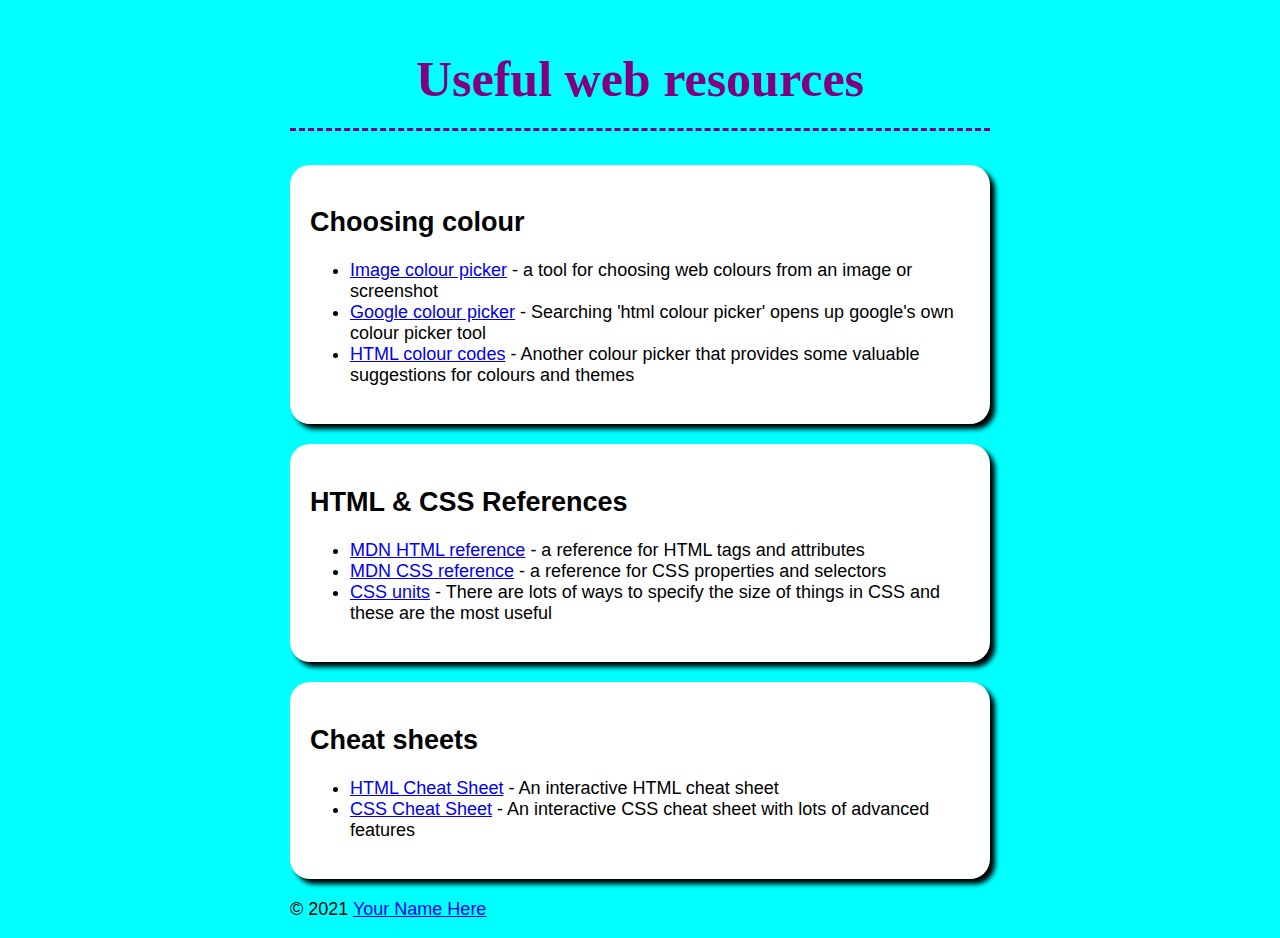
<file: CUADIG413/color exercise/color exercise/index.html>
<!DOCTYPE html>
<html lang="en">
<head>
    <meta charset="UTF-8">
    <link rel="stylesheet" href="css/styles.css">
    <title>Useful web resources</title>
</head>

<body>

    <header>
        <h1>Useful web resources</h1>
    </header>

    <main>
        <section>
            <h2>Choosing colour</h2>
            <ul>
                <li>
                    <a href="https://imagecolorpicker.com/">Image colour picker</a> - a tool for choosing web colours from an image or screenshot
                </li>
                <li>
                    <a href="https://www.google.com/search?q=html+colour+picker">Google colour picker</a> - Searching 'html colour picker' opens up google's own colour picker tool
                </li>
                <li>
                    <a href="https://htmlcolorcodes.com/">HTML colour codes</a> - Another colour picker that provides some valuable suggestions for colours and themes
                </li>
            </ul>
        </section>

        <section>
            <h2>HTML & CSS References</h2>
            <ul>
                <li>
                    <a href="https://developer.mozilla.org/en-US/docs/Web/HTML">MDN HTML reference</a> - a reference for HTML tags and attributes
                </li>
                <li>
                    <a href="https://developer.mozilla.org/en-US/docs/Web/CSS">MDN CSS reference</a> - a reference for CSS properties and selectors
                </li>
                <li>
                    <a href="https://www.w3schools.com/cssref/css_units.asp">CSS units</a> - There are lots of ways to specify the size of things in CSS and these are the most useful
                </li>
            </ul>
        </section>

        <section>
            <h2>Cheat sheets</h2>
            <ul>

                <li>
                    <a href="https://htmlcheatsheet.com/">HTML Cheat Sheet</a> - An interactive HTML cheat sheet
                </li>
                <li>
                    <a href="https://htmlcheatsheet.com/css/">CSS Cheat Sheet</a> - An interactive CSS cheat sheet with lots of advanced features
                </li>
            </ul>
        </section>
    </main>

    <footer>
        <p>&copy; 2021 <a href="mailto:your@email.com">Your Name Here</a></p>
    </footer>
    
</body>
</html>
</file>
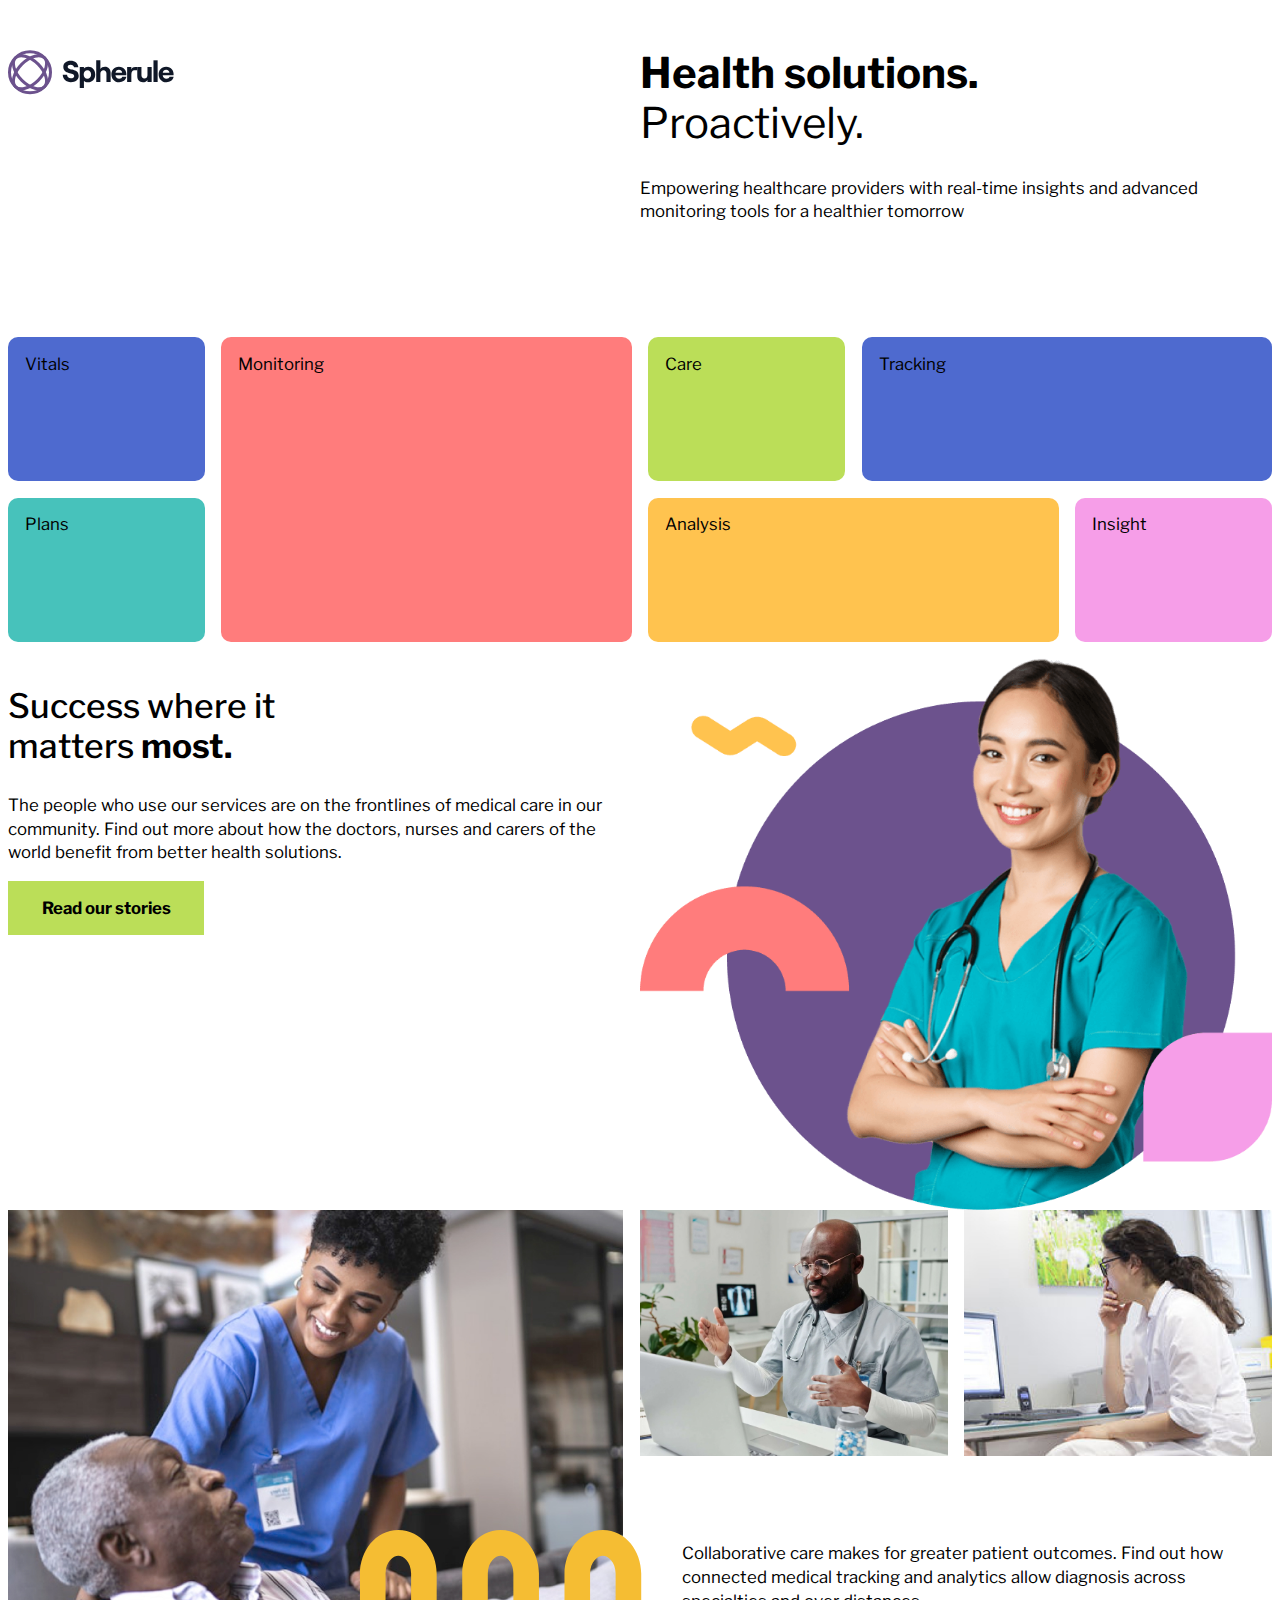
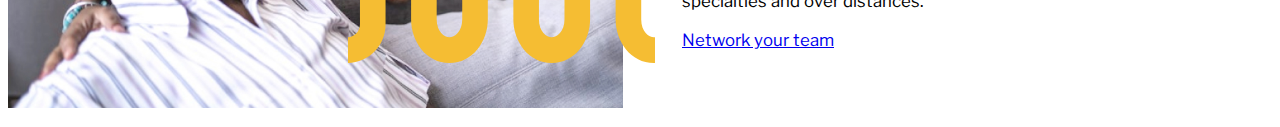
<file: CUADIG413/Intro_to_CSS_Grid/4 - Activity 3-Spherule_Start/index.html>
<!DOCTYPE html>
<html lang="en">
<head>
    <meta charset="UTF-8">
    <meta name="viewport" content="width=device-width, initial-scale=1.0">
    <title>Spherule Medical Devices</title>

    <link rel="stylesheet" href="style.css">

    <!-- ---google fonts--- -->
    <link rel="preconnect" href="https://fonts.googleapis.com">
    <link rel="preconnect" href="https://fonts.gstatic.com" crossorigin>
    <link href="https://fonts.googleapis.com/css2?family=Inconsolata:wght@200..900&family=Libre+Franklin:ital,wght@0,100..900;1,100..900&display=swap" rel="stylesheet">
    <!-- end google fonts -->


</head>
<body>
    <main>

        <!-- ---intro section--- -->

        <section id="intro">
            <img src="images/logo.svg" alt="Spherule" title="Spherule">
            <div>
                <hgroup>
                    <h1>Health solutions. <em>Proactively.</em></h1>
                </hgroup>
                <p>Empowering healthcare providers with real-time insights and advanced monitoring tools for a healthier tomorrow</p>
            </div>
        </section>

        <!-- ---Services Grid--- -->
        <section id="services">
            <ul class="services-grid">
                <li class="vitals">Vitals</li>
                <li class="plans">Plans</li>
                <li class="monitoring">Monitoring</li>
                <li class="care">Care</li>
                <li class="analysis">Analysis</li>
                <li class="tracking">Tracking</li>
                <li class="insight">Insight</li>
            </ul>

        </section>

        <!-- ---Stories section--- -->
        <section id="stories">
            
            <div>
                <h2>Success where it matters <strong>most.</strong></h2>
                <p>The people who use our services are on the frontlines of medical care in our community. Find out more about how the doctors, nurses and carers of the world benefit from better health solutions.</p>
                <a class="button cta-button" href="https://www.spherule.com.au/services">Read our stories</a>
            </div>

            <img src="images/medical-professional.png" alt="Medical professional">

        </section>
            
        <!-- ---Network your team section--- -->
        <section id="network">
            <img src="images/patient-carer.jpg" alt="A patient and his carer">
            <img src="images/gp.jpg" alt="A medical professional in his office speaking over internet call">
            <img src="images/remote-consultant.jpg" alt="A medical professional in her practise examining information on a computer screen">
            <img src="images/wave.svg">
            <div>
                <p>Collaborative care makes for greater patient outcomes. Find out how connected medical tracking and analytics allow diagnosis across specialties and over distances.</p>
                <a href="https://www.spherule.com.au/collaboration">Network your team</a>
            </div>
        </section>
        
    </main>
</body>
</html>
</file>
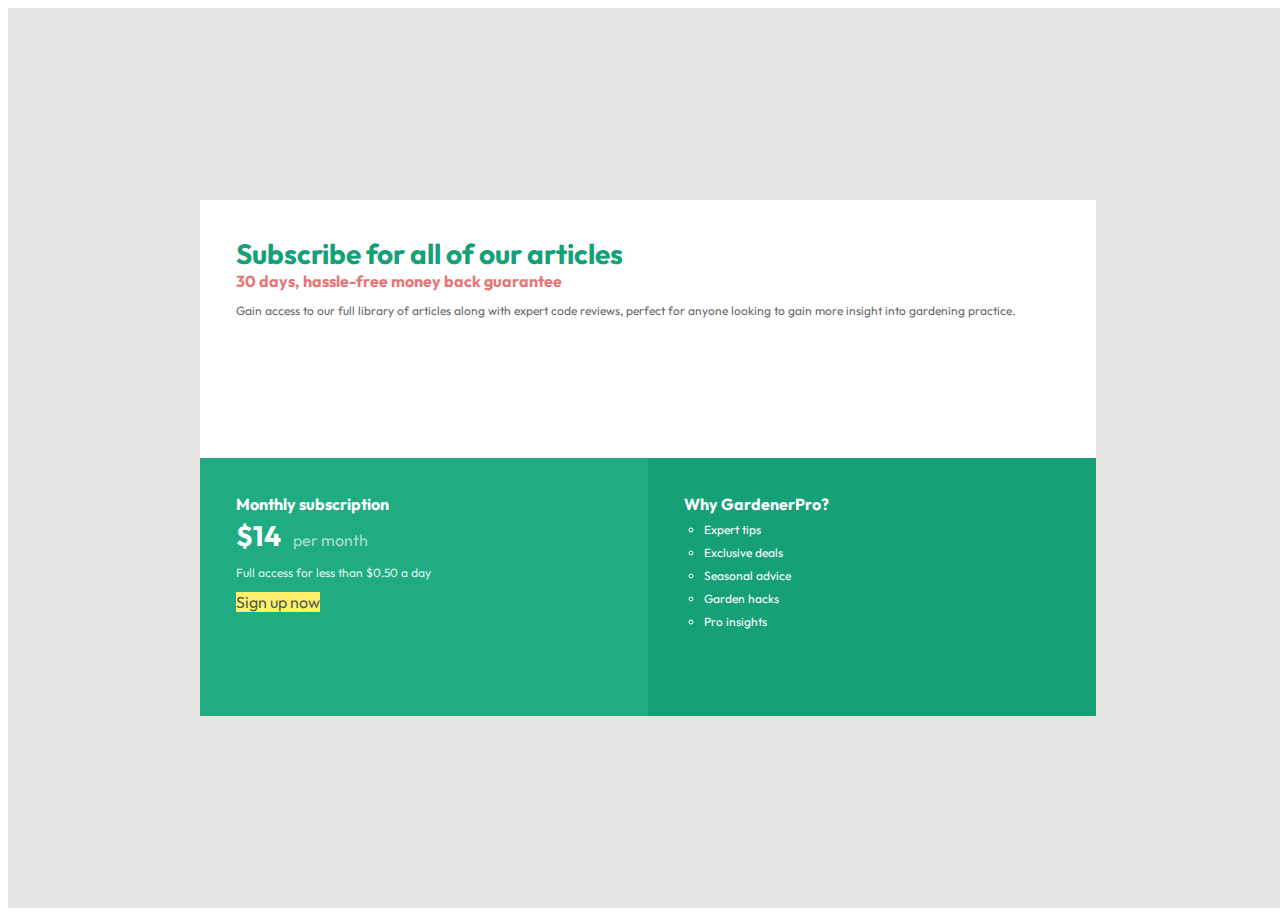
<file: CUADIG413/Intro_to_CSS_Grid/Subscription_Grid_Exercise/index.html>
<!DOCTYPE html>
<html lang="en">
<head>
  <meta charset="UTF-8">
  <meta name="viewport" content="width=device-width, initial-scale=1.0">
  <link rel="preconnect" href="https://fonts.googleapis.com">
  <link rel="preconnect" href="https://fonts.gstatic.com" crossorigin>
  <link href="https://fonts.googleapis.com/css2?family=Outfit:wght@100..900&display=swap" rel="stylesheet">
  <link rel="stylesheet" href="styles.css" />
  <title>Subscribe</title>
</head>

<body>
  <article>
    <section id="introduction"> 
      <h1>Subscribe for all of our articles</h1> 
      <h2>30 days, hassle-free money back guarantee</h2> 
      <p>Gain access to our full library of articles along with expert code reviews, perfect for anyone looking to gain more insight into gardening practice.</p>
    </section> 
      
    <section id="subscribe"> 
      <h2>Monthly subscription</h2> 
      <div> 
        <strong>$14</strong><span>per month</span> 
      </div> 
      <p>Full access for less than $0.50 a day</p> 
      <a href="signup.html">Sign up now</a>       
    </section> 

    <section id="why"> 
      <h2>Why GardenerPro?</h2> 
      <ul> 
        <li>Expert tips</li> 
        <li>Exclusive deals</li> 
        <li>Seasonal advice</li> 
        <li>Garden hacks</li> 
        <li>Pro insights</li> 
      </ul> 
    </section>

  </article>
</body>
</html>
</file>
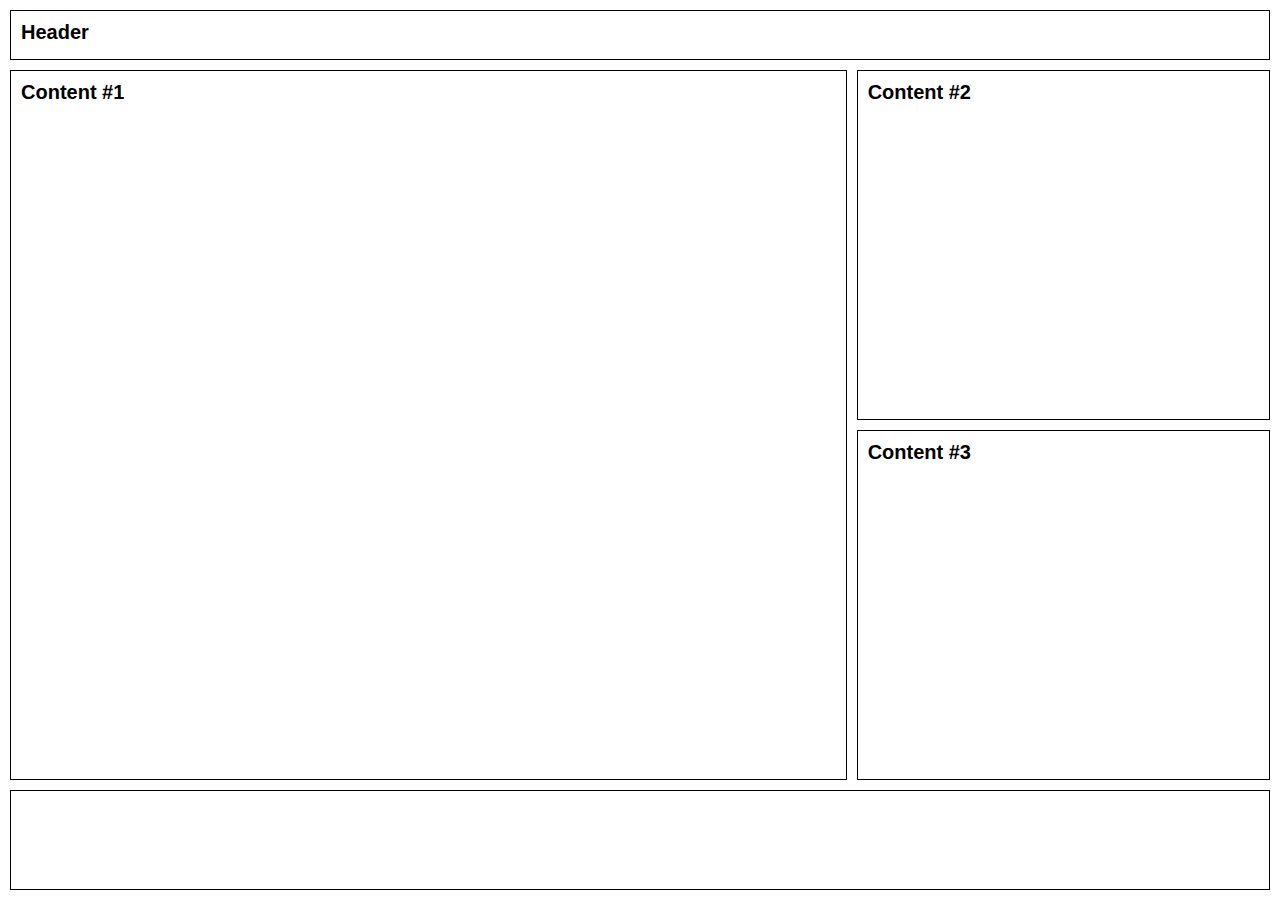
<file: CUADIG413/Intro_to_CSS_Grid/grid_exercise.html>
<!DOCTYPE html>
<html lang="en">
<head>
  <meta charset="UTF-8">
  <meta name="viewport" content="width=device-width, initial-scale=1.0">
  <title>Document</title>

  <style>
    body {
      margin: 0;
    }

    .container {
      width: 100vw;
      height: 100vh;
      font-family: "Quicksand", sans-serif;
      font-weight: bold;
      font-size: 20px;
      display: grid;
      grid-template-columns: repeat(3, 1fr);
      grid-template-rows: 50px 1fr 1fr 100px;
      grid-gap: 10px;
      padding: 10px;
      box-sizing: border-box;
    }

    .container > * {
      padding: 10px;
      border: 1px solid #000000;
    }

    header {
      grid-column-start: 1;
      grid-column-end: 4;
    }

    .content-large {
      grid-row-start: 2;
      grid-row-end: span 2;
      grid-column-start: 1;
      grid-column-end: 3;
    }

    footer {
      grid-column: 1 / span 3;
    }

  </style>

</head>

<body>
  <article class="container">
    <header>Header</header>
    <div class="content-large">Content #1</div>
    <div class="content-small">Content #2</div>
    <div class="content-small">Content #3</div>
    <footer></footer>
  </article>
</body>

</html>
</file>
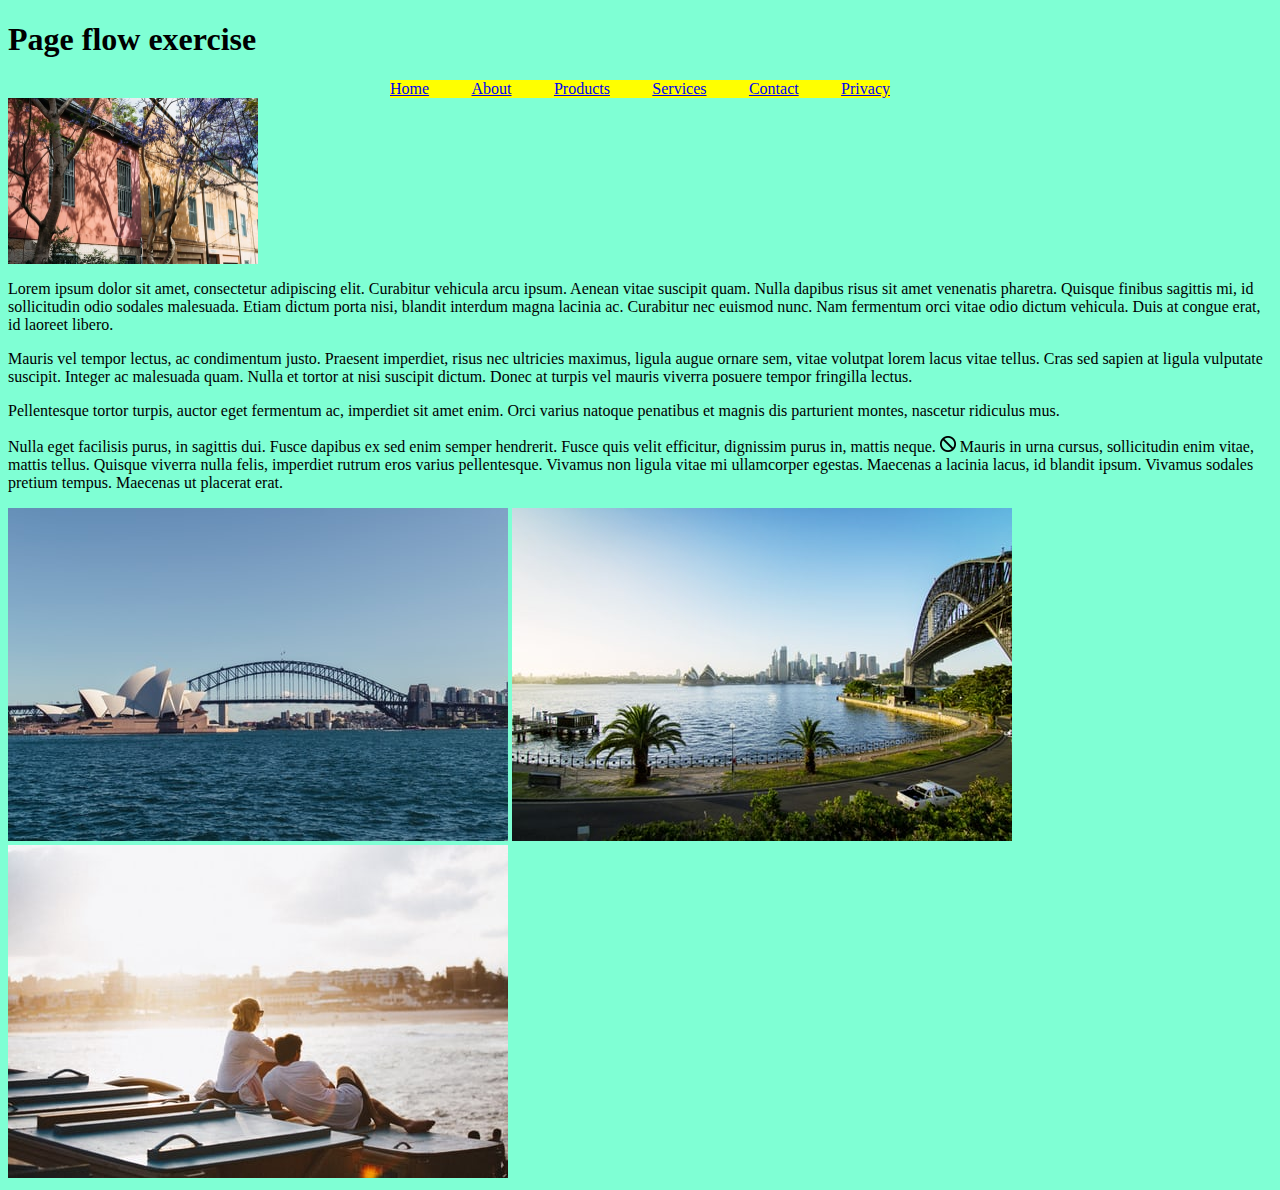
<file: CUADIG413/page flow layout/normalflow.html>
<!DOCTYPE html>
<html lang="en">
<head>
<meta charset="UTF-8">
<title>Page flow exercise</title>
<link rel="stylesheet" type="text/css" href="css/screen.css">
</head>

<body>

<header>
    <h1>Page flow exercise</h1>
</header>

<nav>
<ul>
    <li><a href="#">Home</a></li>
    <li><a href="#">About</a></li>
    <li><a href="#">Products</a></li>
    <li><a href="#">Services</a></li>
    <li><a href="#">Contact</a></li>
    <li><a href="#">Privacy</a></li>
</ul>
</nav>

<main>

    <img class="illustration" src="images/street.jfif" style="width:250px; height: auto;">

    <p>Lorem ipsum dolor sit amet, consectetur adipiscing elit. Curabitur vehicula arcu ipsum. Aenean vitae suscipit quam. Nulla dapibus risus sit amet venenatis pharetra. Quisque finibus sagittis mi, id sollicitudin odio sodales malesuada. Etiam dictum porta nisi, blandit interdum magna lacinia ac. Curabitur nec euismod nunc. Nam fermentum orci vitae odio dictum vehicula. Duis at congue erat, id laoreet libero.</p>
    <p>Mauris vel tempor lectus, ac condimentum justo. Praesent imperdiet, risus nec ultricies maximus, ligula augue ornare sem, vitae volutpat lorem lacus vitae tellus. Cras sed sapien at ligula vulputate suscipit. Integer ac malesuada quam. Nulla et tortor at nisi suscipit dictum. Donec at turpis vel mauris viverra posuere tempor fringilla lectus.</p>
    <p>Pellentesque tortor turpis, auctor eget fermentum ac, imperdiet sit amet enim. Orci varius natoque penatibus et magnis dis parturient montes, nascetur ridiculus mus.</p> 
    <p>Nulla eget facilisis purus, in sagittis dui. Fusce dapibus ex sed enim semper hendrerit. Fusce quis velit efficitur, dignissim purus in, mattis neque.
        <img src="images/no.png" class="icon" width="16px" height="16px">
        Mauris in urna cursus, sollicitudin enim vitae, mattis tellus. Quisque viverra nulla felis, imperdiet rutrum eros varius pellentesque. Vivamus non ligula vitae mi ullamcorper egestas. Maecenas a lacinia lacus, id blandit ipsum. Vivamus sodales pretium tempus. Maecenas ut placerat erat.</p>


</main>

<aside>
    <img src="images/harbour.jfif">
    <img src="images/harbour2.jfif">
    <img src="images/holidaymakers.jfif">
</aside>

</body>
</html>
</file>
<file: CUADIG413/color exercise/color exercise/css/styles.css>
/* add your CSS below */
main, header, footer {
  width: 700px;
  margin-left: auto;
  margin-right: auto;
}

body {
  font-family: sans-serif;
  font-size: 18px;
  background-color: #00ffff;
}

h1 {
  text-align: center;
  margin-top: 30px;
  color: purple;
  font-size: 50px;
  font-family: Garamond, serif;
  border-bottom: purple;
  border-bottom-style: dashed;
  padding: 20px;
}

section {
  background-color: #ffffff;
  padding: 20px;
  margin-bottom: 20px;
  border-radius: 20px;
  box-shadow: 5px 5px 5px;
}
</file>
<file: CUADIG413/Intro_to_CSS_Grid/4 - Activity 3-Spherule_Start/style.css>
/* ---
General styles
--- */

body {
  font-family: 'Libre Franklin', Helvetica, Arial, sans-serif;
  font-size: 1.05em;
}

p {
  line-height: 1.4em;
}


/* ----
Services section
---- */

.services-grid {
  padding: 0;
  display: grid; 
  grid-template-columns: repeat(6, 1fr);
  grid-template-rows: 9rem 9rem; 
  gap: 1em; 
}

.services-grid li {
  list-style-type: none;
  border-radius: 10px; 
  padding: 1em; 
}

.services-grid .vitals {
  background-color: #4E6ACF;
  grid-column: 1/2; 
  grid-row: 1/2; 
}

.services-grid .plans {
  background-color:#47C2BB;
  grid-column: 1/2; 
  grid-row: 2/3; 
}

.services-grid .monitoring {
  background-color: #FF7C7C;
  grid-column: 2/4; 
  grid-row: 1/3; 
}

.services-grid .care {
  background-color:#BBDE58;
  grid-column: 4/5; 
  grid-row: 1/2; 
}

.services-grid .tracking {
  background-color:#4E6ACF;
  grid-column: 5/7; 
  grid-row: 1/2; 
}

.services-grid .analysis {
  background-color:#FFC34F;
  grid-column: 4/6; 
  grid-row: 2/3; 
}

.services-grid .insight {
  background-color:#F69EE8;
  grid-column: 6/7; 
  grid-row: 2/3; 
}

#intro { 
  margin-top: 3rem; 
  margin-bottom: 6rem; 
  display: grid; 
  grid-template-columns: 1fr 1fr; 
} 

 

#intro h1 { 
  margin-top: 0; 
  font-size: 2.5em; 
  line-height: 1.2em; 
} 

 

#intro h1 em { 
  display: block; 
  font-weight: 400; 
  font-style: normal; 
} 

#stories { 
  display: grid;
  grid-template-columns: 1fr 1fr; 
} 

#stories img { 
  width: 100%; 
} 

#stories h2 { 
  font-weight: 500; 
  font-size: 2em; 
  max-width: 16ch;   
} 
  

#stories a { 
  text-decoration: none; 
  color: #000000; 
  background-color: #BBDE58; 
  font-weight: 700; 
  padding: 1em 2em; 
  display: block; 
  width: max-content; 
} 

#network { 
  display: grid; 
  grid-template-columns: 2fr 1fr 1fr; 
  grid-template-rows: 1fr 1fr;   
  gap: 1em; 
} 
  

#network img {   
  width: 100%; 
  object-fit: cover;
}

#network img:nth-child(1) { 
  grid-column: 1/2; 
  grid-row: 1/3; 
} 

#network img:nth-child(2){ 
  grid-column: 2/3; 
  grid-row: 1/2; 
  aspect-ratio: 5/4; 
} 


#network img:nth-child(3){ 
  grid-column: 3/4; 
  grid-row: 1/2; 
  aspect-ratio: 5/4; 
} 


#network img:nth-child(4){ 
  grid-column: 1/2; 
  grid-row: 2/3; 
  width: 50%; 
  justify-self: end; 
  align-self: center; 
  position: relative; 
  right: -2rem;
} 


#network div { 
  grid-column: 2/4; 
  grid-row: 2/3; 
  padding-left: 2.5em; 
  align-self: center;
}   
  
#network div p { 
  margin-top: 0;   
}
</file>
<file: CUADIG413/Intro_to_CSS_Grid/Subscription_Grid_Exercise/styles.css>
article {
  width: 100vw;
  height: 100vh;
  display: grid;
  grid-template-columns: repeat(2, 1fr);
  grid-template-rows: repeat(2, 1fr);
  padding: 15vw;
  box-sizing: border-box;
  font-family: "Outfit", sans-serif;
  font-optical-sizing: auto;
  font-style: normal;
  background-color: #e5e4e2;
}

section {
  padding: 36px
}

section > * {
  margin: 0;
}


#introduction {
  grid-column-start: 1;
  grid-column-end: 3;
  color: #696969;
  background-color: #ffffff;
}

#introduction h1 {
  color: #16a077;
  font-size: 28px;
}

#introduction h2 {
  color: #e57777;
  font-size: 16px;
}

#introduction p {
  padding-top: 12px;
  font-size: 12px;
}

#subscribe {
  background-color: #20ac82;
  color: #ffffff
}

#subscribe h2 {
  font-size: 16px;
  padding-bottom: 4px;
}

#subscribe strong {
  font-size: 28px;
  padding-right: 12px;
}

#subscribe span {
  color: #abdfd0;
}

#subscribe p {
  font-size: 12px;
  padding: 12px 0 12px 0;
  color: #dff3ed;
}

#subscribe a {
  background-color: #fff06d;
  color: #50604b;
  text-decoration: none;
  padding-left: auto;
  padding-right: auto;
}

#why {
  background-color: #16a077;
  color: #ffffff;
}

#why h2 {
  font-size: 16px;
  padding-bottom: 4px;
}

#why ul {
  list-style: circle;
  padding-left: 20px;
  font-size: 12px;
}

#why li {
  padding: 4px 0;
}
</file>
<file: CUADIG413/page flow layout/css/screen.css>
ul {
    display: flex;
    list-style-type: none;
    justify-content: space-between;
    padding: 0;
    width: 500px;
    margin: 0 auto 0 auto;
    background-color: #ffff00;
}

body {
    background-color: aquamarine;
}

.illustration {
    display: block;
}
</file>
